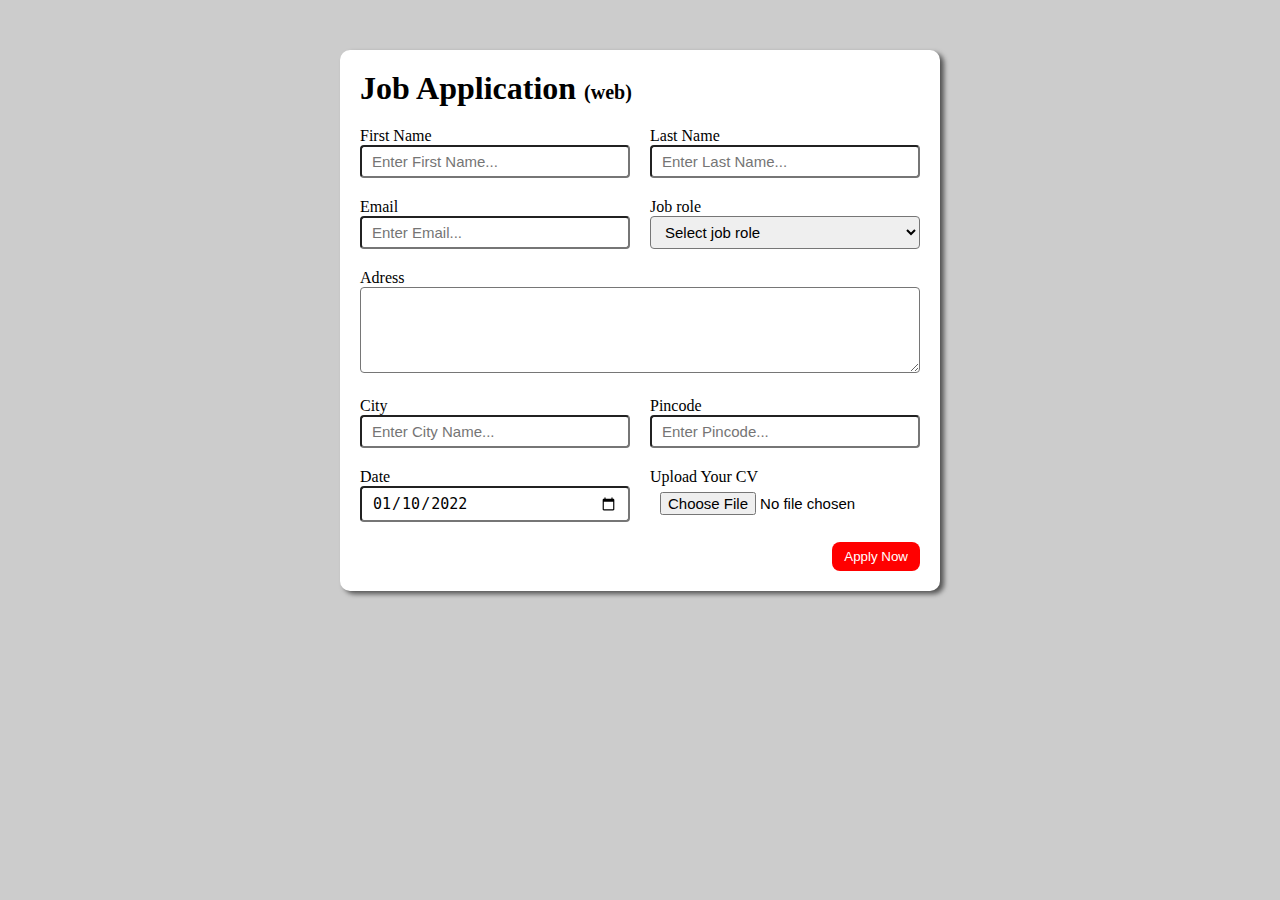
<file: Project 2 job application form/index.html>
<!DOCTYPE html>
<html lang="en">
<head>
    <meta charset="UTF-8">
    <meta http-equiv="X-UA-Compatible" content="IE=edge">
    <meta name="viewport" content="width=device-width, initial-scale=1.0">
    <title>Job application form</title>
</head>
<link rel="stylesheet" href="style.css">
<body>
    <div class="container">
        <div class="apply-box">
            <h1>Job Application 
                <span class="title_small">(web)</span>
            </h1>
            <form action="">
                <div class="form_container">
                    <div class="form_control">
                        <label for="first_name">
                            First Name
                        </label>
                        <input id="first_name"
                        name="first_name"
                        placeholder="Enter First Name..."/>
                    </div>
                    <div class="form_control">
                        <label for="last_name">
                            Last Name
                        </label>
                        <input id="last_name"
                        name="last_name"
                        placeholder="Enter Last Name..."/>
                    </div>
                    <div class="form_control">
                        <label for="email">
                            Email
                        </label>
                        <input id="email"
                        name="email"
                        placeholder="Enter Email..."/>
                    </div>
                    <div class="form_control">
                        <label for="job_role">
                            Job role
                        </label>
                        <select id="job_role" name="job_role">
                            <option value="">Select job role</option>
                            <option value="frontend">Frontend Developer</option>
                            <option value="backend">Backend Developer</option>
                            <option value="full_stack">Full Stack Developer</option>
                            <option value="ui_ux">UI UX Designer</option>
                        </select>
                    </div>
                        <div class="textarea_control">
                            <label for="adress">
                                Adress
                            </label>
                            <textarea 
                              name="adress" 
                              id="adress" 
                              cols="50" 
                              rows="4" 
                              placeholder="Enter Adress">
                            </textarea>
                        </div>
                            <div class="form_control">
                                <label for="city">
                                    City
                                </label>
                                <input id="city"
                                name="city"
                                placeholder="Enter City Name..."/>
                            </div>
                            <div class="form_control">
                                <label for="pincode">
                                    Pincode
                                </label>
                                <input type="number" id="pincode"
                                name="pincode"
                                placeholder="Enter Pincode..."/>
                            </div>
                            <div class="form_control">
                                <label for="date">
                                    Date
                                </label>
                                <input value="2022-01-10" type="date" id="date"
                                name="date"/>
                            </div>
                            <div class="form_control">
                                <label for="upload">
                                    Upload Your CV
                                </label>
                                <input type="file" id="upload"
                                name="upload"/>
                            </div>
                </div>
                <div class="button_container">
                    <button type="submit">Apply Now</button>
                </div>
            </form>
        </div>
    </div>
</body>
</html>
</file>
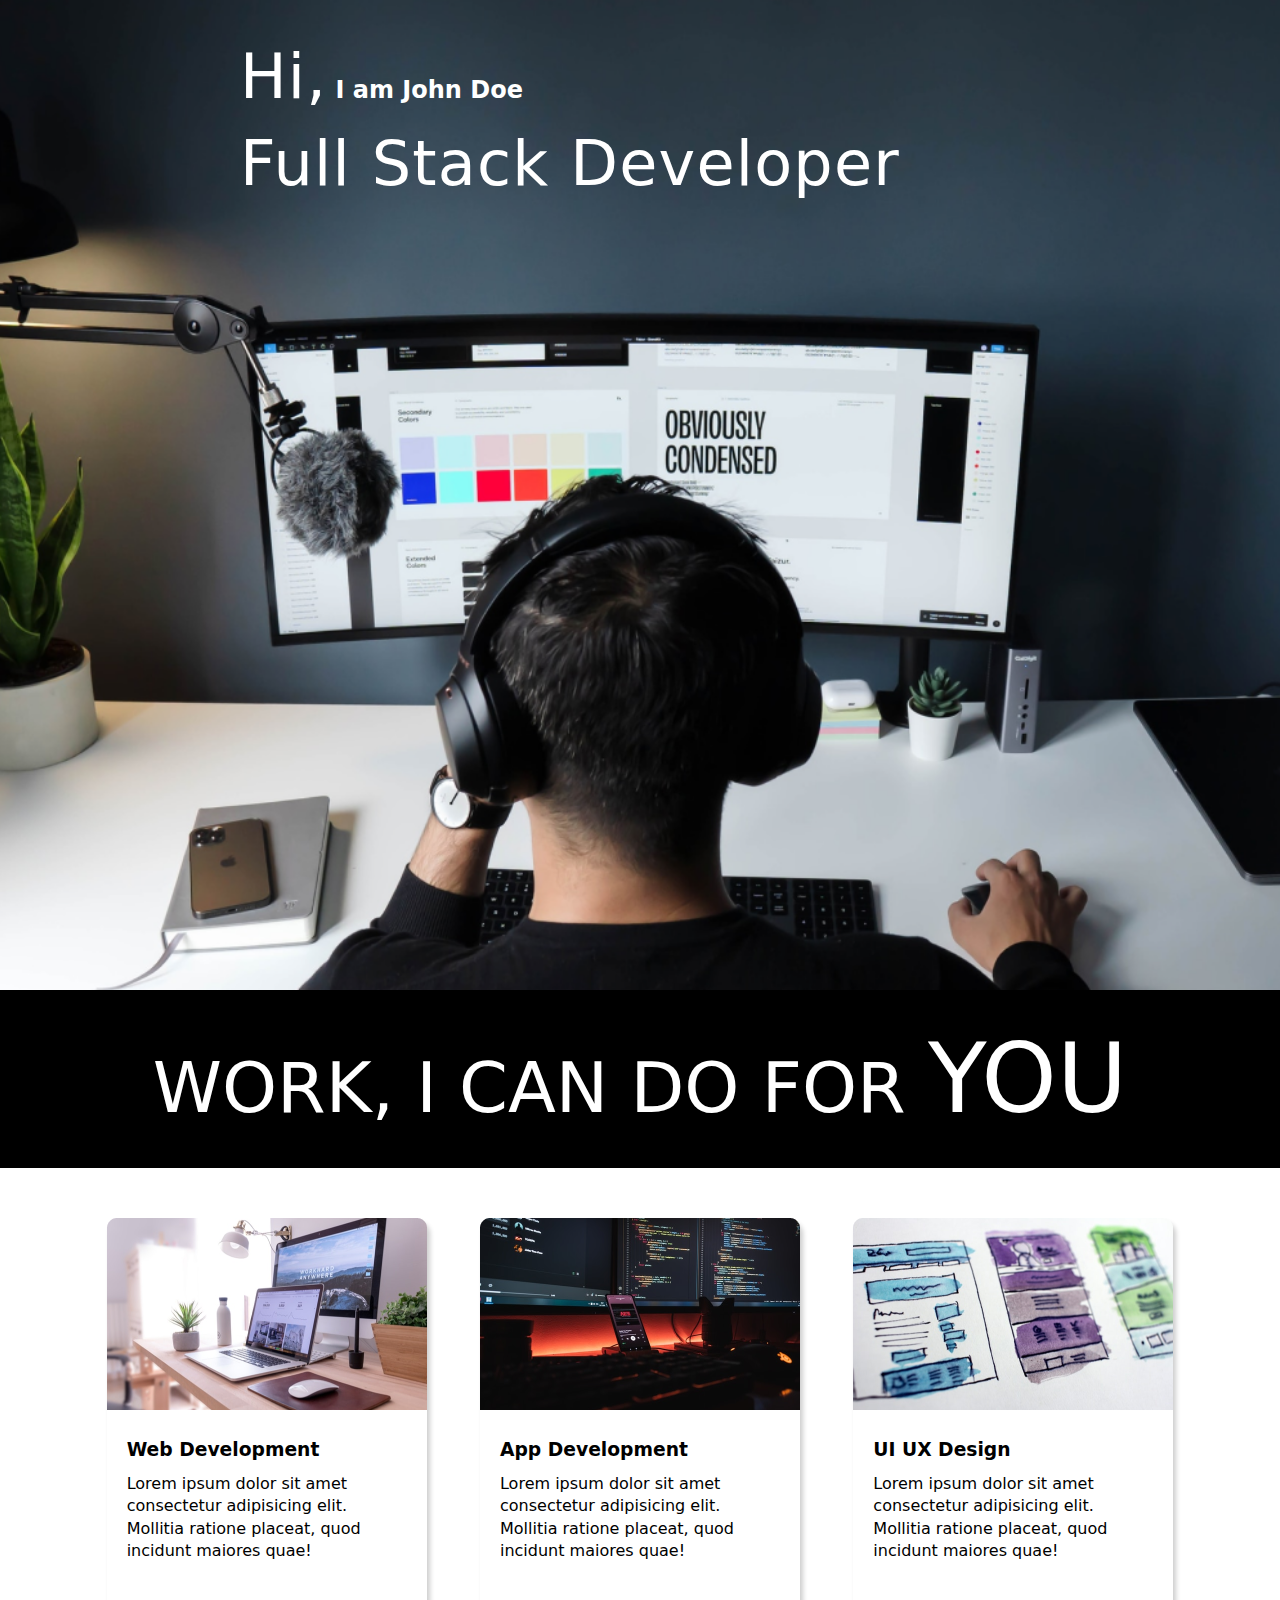
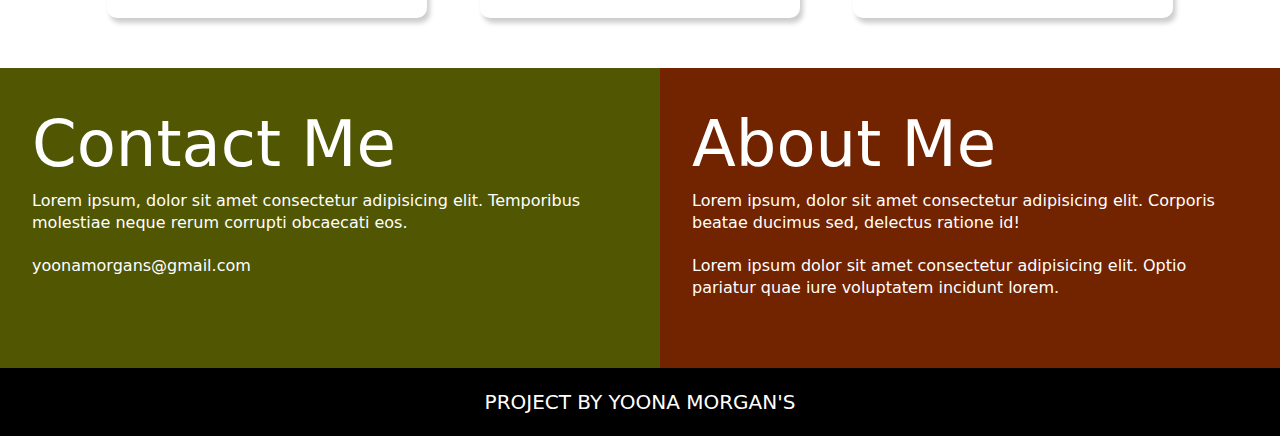
<file: Project 4 developer page/index.html>
<!DOCTYPE html>
<html lang="en">
<head>
    <meta charset="UTF-8">
    <meta http-equiv="X-UA-Compatible" content="IE=edge">
    <meta name="viewport" content="width=device-width, initial-scale=1.0">
    <title>Developer Page</title>
    <link rel="stylesheet" href="style.css">
</head>
<body>
    <section class="hero-section">
        <div class="text-container">
            <h2> <span class="lg-text">Hi,</span> I am John Doe</h2>
            <h2 class="lg-text">Full Stack Developer</h2>
        </div> 
    </section>
    <section class="black_box">
        <h2>WORK, I CAN DO FOR <span>YOU</span></h2>
    </section>
    <section class="work">
        <div class="grid-item">
            <div class="card">
                <div class="image-container">
                    <img src="web.png" alt="Web Development">
                </div>
                <div class="card-content">
                    <h3>Web Development</h3>
                    <p>Lorem ipsum dolor sit amet consectetur adipisicing elit. Mollitia ratione placeat, quod incidunt maiores quae!</p>
                </div>
    
            </div>
        </div>
        <div class="grid-item">
            <div class="card">
                <div class="image-container">
                    <img src="mobile.png" alt="App Development">
                </div>
                <div class="card-content">
                    <h3>App Development</h3>
                    <p>Lorem ipsum dolor sit amet consectetur adipisicing elit. Mollitia ratione placeat, quod incidunt maiores quae!</p>
                </div>
    
            </div>
        </div>
        <div class="grid-item">
            <div class="card">
                <div class="image-container">
                    <img src="uiux.png" alt="UI UX Design">
                </div>
                <div class="card-content">
                    <h3>UI UX Design</h3>
                    <p>Lorem ipsum dolor sit amet consectetur adipisicing elit. Mollitia ratione placeat, quod incidunt maiores quae!</p>
                </div>
    
            </div>
        </div>
    </section>
    <section class="bottom_section">
        <div class="contact">
            <h2>Contact Me</h2>
            <p>Lorem ipsum, dolor sit amet consectetur adipisicing elit. Temporibus molestiae neque rerum corrupti obcaecati eos.</p>
            <p>yoonamorgans@gmail.com</p>
        </div>
        <div class="about">
            <h2>About Me</h2>
            <p>Lorem ipsum, dolor sit amet consectetur adipisicing elit. Corporis beatae ducimus sed, delectus ratione id!</p>
            <p>Lorem ipsum dolor sit amet consectetur adipisicing elit. Optio pariatur quae iure voluptatem incidunt lorem.</p>
        </div>
    </section>
    <footer>
        Project by Yoona Morgan's
    </footer>
</body>
</html>
</file>
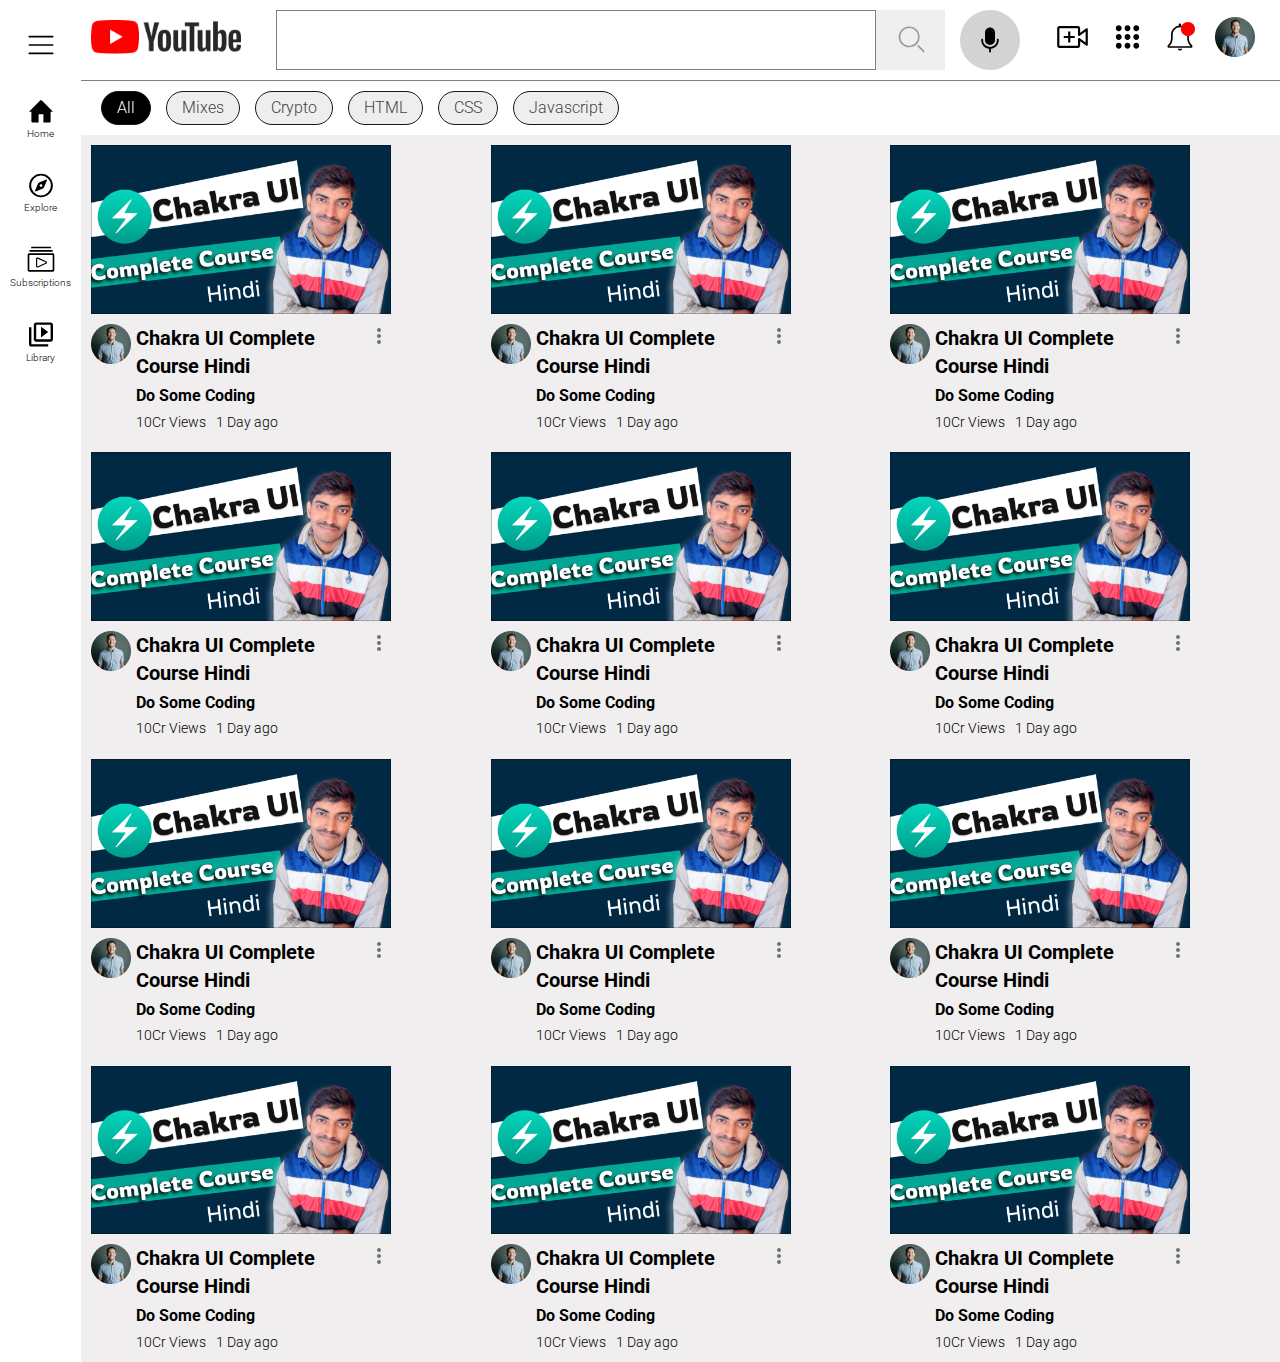
<file: Project 7 Youtube clone/index.html>
<!DOCTYPE html>
<html lang="en">
<head>
    <meta charset="UTF-8">
    <meta http-equiv="X-UA-Compatible" content="IE=edge">
    <meta name="viewport" content="width=device-width, initial-scale=1.0">
    <title>Youtube Clone</title>
    <link rel="stylesheet" href="style.css">
</head>
<body>
    <div class="container">
        <aside>
            <div class="bars">
                <img src="icons/bars.svg" alt="bars">
            </div>
            <div class="side-icons">
                <i>
                    <img src="icons/home.svg" alt="home">
                </i>
                <p>Home</p>
            </div>
            <div class="side-icons">
                <i>
                    <img src="icons/compass.svg" alt="Explore">
                </i>
                <p>Explore</p>
            </div>
            <div class="side-icons">
                <i>
                    <img src="icons/video-gallary.svg" alt="Subscriptions">
                </i>
                <p>Subscriptions</p>
            </div>
            <div class="side-icons">
                <i>
                    <img src="icons/video-library.svg" alt="Library">
                </i>
                <p>Library</p>
            </div>
        </aside>
        <div class="main-container">
            <header>
                <nav>
                    <div class="logo">
                        <img src="images/youtube-logo.png" alt="Youtube logo">
                    </div>
                    <div class="center-nav">
                        <div class="search">
                            <input type="text">
                            <button>
                                <img src="icons/search.svg" alt="search">
                            </button>
                        </div>
                        <div class="mic">
                            <img src="icons/mic.svg" alt="mic">
                        </div>
                    </div>
                    <div class="side-nav">
                        <i>
                            <img src="icons/video-add.svg" alt="video">
                        </i>
                        <i>
                            <img class="dot-grid" src="icons/dot-grid.svg" alt="grid">
                        </i>
                        <i>
                            <img src="icons/bell.svg" alt="bell">
                        </i>
                        <i>
                            <img class="avatar" src="images/avatar.png" alt="avatar">
                        </i>
                    </div>
                </nav>
                <div class="tags">
                    <div class="tag dark">All</div>
                    <div class="tag light">Mixes</div>
                    <div class="tag light">Crypto</div>
                    <div class="tag light">HTML</div>
                    <div class="tag light">CSS</div>
                    <div class="tag light">Javascript</div>
                </div>
                
            </header>
            <main>
                <div class="card-container">
                    <div class="card">
                        <img src="images/thumbnail.png" alt="thumbnail">
                        <div class="avatar-content">
                            <div class="avatar">
                                <img src="images/avatar.png" alt="avatar">
                            </div>
                            <div class="content">
                                <h3>Chakra UI Complete Course Hindi</h3>
                                <p class="channel-name">Do Some Coding</p>
                                <div class="content-status">
                                    <p>10Cr Views</p>
                                    <p>1 Day ago</p>
                                </div>
                            </div>
                            <div class="dots">
                                <img src="icons/dots.svg" alt="dots">
                            </div>
                        </div>
                    </div>
                    <div class="card">
                        <img src="images/thumbnail.png" alt="thumbnail">
                        <div class="avatar-content">
                            <div class="avatar">
                                <img src="images/avatar.png" alt="avatar">
                            </div>
                            <div class="content">
                                <h3>Chakra UI Complete Course Hindi</h3>
                                <p class="channel-name">Do Some Coding</p>
                                <div class="content-status">
                                    <p>10Cr Views</p>
                                    <p>1 Day ago</p>
                                </div>
                            </div>
                            <div class="dots">
                                <img src="icons/dots.svg" alt="dots">
                            </div>
                        </div>
                    </div>
                    <div class="card">
                        <img src="images/thumbnail.png" alt="thumbnail">
                        <div class="avatar-content">
                            <div class="avatar">
                                <img src="images/avatar.png" alt="avatar">
                            </div>
                            <div class="content">
                                <h3>Chakra UI Complete Course Hindi</h3>
                                <p class="channel-name">Do Some Coding</p>
                                <div class="content-status">
                                    <p>10Cr Views</p>
                                    <p>1 Day ago</p>
                                </div>
                            </div>
                            <div class="dots">
                                <img src="icons/dots.svg" alt="dots">
                            </div>
                        </div>
                    </div>
                    <div class="card">
                        <img src="images/thumbnail.png" alt="thumbnail">
                        <div class="avatar-content">
                            <div class="avatar">
                                <img src="images/avatar.png" alt="avatar">
                            </div>
                            <div class="content">
                                <h3>Chakra UI Complete Course Hindi</h3>
                                <p class="channel-name">Do Some Coding</p>
                                <div class="content-status">
                                    <p>10Cr Views</p>
                                    <p>1 Day ago</p>
                                </div>
                            </div>
                            <div class="dots">
                                <img src="icons/dots.svg" alt="dots">
                            </div>
                        </div>
                    </div>
                    <div class="card">
                        <img src="images/thumbnail.png" alt="thumbnail">
                        <div class="avatar-content">
                            <div class="avatar">
                                <img src="images/avatar.png" alt="avatar">
                            </div>
                            <div class="content">
                                <h3>Chakra UI Complete Course Hindi</h3>
                                <p class="channel-name">Do Some Coding</p>
                                <div class="content-status">
                                    <p>10Cr Views</p>
                                    <p>1 Day ago</p>
                                </div>
                            </div>
                            <div class="dots">
                                <img src="icons/dots.svg" alt="dots">
                            </div>
                        </div>
                    </div>
                    <div class="card">
                        <img src="images/thumbnail.png" alt="thumbnail">
                        <div class="avatar-content">
                            <div class="avatar">
                                <img src="images/avatar.png" alt="avatar">
                            </div>
                            <div class="content">
                                <h3>Chakra UI Complete Course Hindi</h3>
                                <p class="channel-name">Do Some Coding</p>
                                <div class="content-status">
                                    <p>10Cr Views</p>
                                    <p>1 Day ago</p>
                                </div>
                            </div>
                            <div class="dots">
                                <img src="icons/dots.svg" alt="dots">
                            </div>
                        </div>
                    </div>
                    <div class="card">
                        <img src="images/thumbnail.png" alt="thumbnail">
                        <div class="avatar-content">
                            <div class="avatar">
                                <img src="images/avatar.png" alt="avatar">
                            </div>
                            <div class="content">
                                <h3>Chakra UI Complete Course Hindi</h3>
                                <p class="channel-name">Do Some Coding</p>
                                <div class="content-status">
                                    <p>10Cr Views</p>
                                    <p>1 Day ago</p>
                                </div>
                            </div>
                            <div class="dots">
                                <img src="icons/dots.svg" alt="dots">
                            </div>
                        </div>
                    </div>
                    <div class="card">
                        <img src="images/thumbnail.png" alt="thumbnail">
                        <div class="avatar-content">
                            <div class="avatar">
                                <img src="images/avatar.png" alt="avatar">
                            </div>
                            <div class="content">
                                <h3>Chakra UI Complete Course Hindi</h3>
                                <p class="channel-name">Do Some Coding</p>
                                <div class="content-status">
                                    <p>10Cr Views</p>
                                    <p>1 Day ago</p>
                                </div>
                            </div>
                            <div class="dots">
                                <img src="icons/dots.svg" alt="dots">
                            </div>
                        </div>
                    </div>
                    <div class="card">
                        <img src="images/thumbnail.png" alt="thumbnail">
                        <div class="avatar-content">
                            <div class="avatar">
                                <img src="images/avatar.png" alt="avatar">
                            </div>
                            <div class="content">
                                <h3>Chakra UI Complete Course Hindi</h3>
                                <p class="channel-name">Do Some Coding</p>
                                <div class="content-status">
                                    <p>10Cr Views</p>
                                    <p>1 Day ago</p>
                                </div>
                            </div>
                            <div class="dots">
                                <img src="icons/dots.svg" alt="dots">
                            </div>
                        </div>
                    </div>
                    <div class="card">
                        <img src="images/thumbnail.png" alt="thumbnail">
                        <div class="avatar-content">
                            <div class="avatar">
                                <img src="images/avatar.png" alt="avatar">
                            </div>
                            <div class="content">
                                <h3>Chakra UI Complete Course Hindi</h3>
                                <p class="channel-name">Do Some Coding</p>
                                <div class="content-status">
                                    <p>10Cr Views</p>
                                    <p>1 Day ago</p>
                                </div>
                            </div>
                            <div class="dots">
                                <img src="icons/dots.svg" alt="dots">
                            </div>
                        </div>
                    </div>
                    <div class="card">
                        <img src="images/thumbnail.png" alt="thumbnail">
                        <div class="avatar-content">
                            <div class="avatar">
                                <img src="images/avatar.png" alt="avatar">
                            </div>
                            <div class="content">
                                <h3>Chakra UI Complete Course Hindi</h3>
                                <p class="channel-name">Do Some Coding</p>
                                <div class="content-status">
                                    <p>10Cr Views</p>
                                    <p>1 Day ago</p>
                                </div>
                            </div>
                            <div class="dots">
                                <img src="icons/dots.svg" alt="dots">
                            </div>
                        </div>
                    </div>
                    <div class="card">
                        <img src="images/thumbnail.png" alt="thumbnail">
                        <div class="avatar-content">
                            <div class="avatar">
                                <img src="images/avatar.png" alt="avatar">
                            </div>
                            <div class="content">
                                <h3>Chakra UI Complete Course Hindi</h3>
                                <p class="channel-name">Do Some Coding</p>
                                <div class="content-status">
                                    <p>10Cr Views</p>
                                    <p>1 Day ago</p>
                                </div>
                            </div>
                            <div class="dots">
                                <img src="icons/dots.svg" alt="dots">
                            </div>
                        </div>
                    </div>                    
                </div>
            </main>
        </div>
    </div>
</body>
</html>
</file>
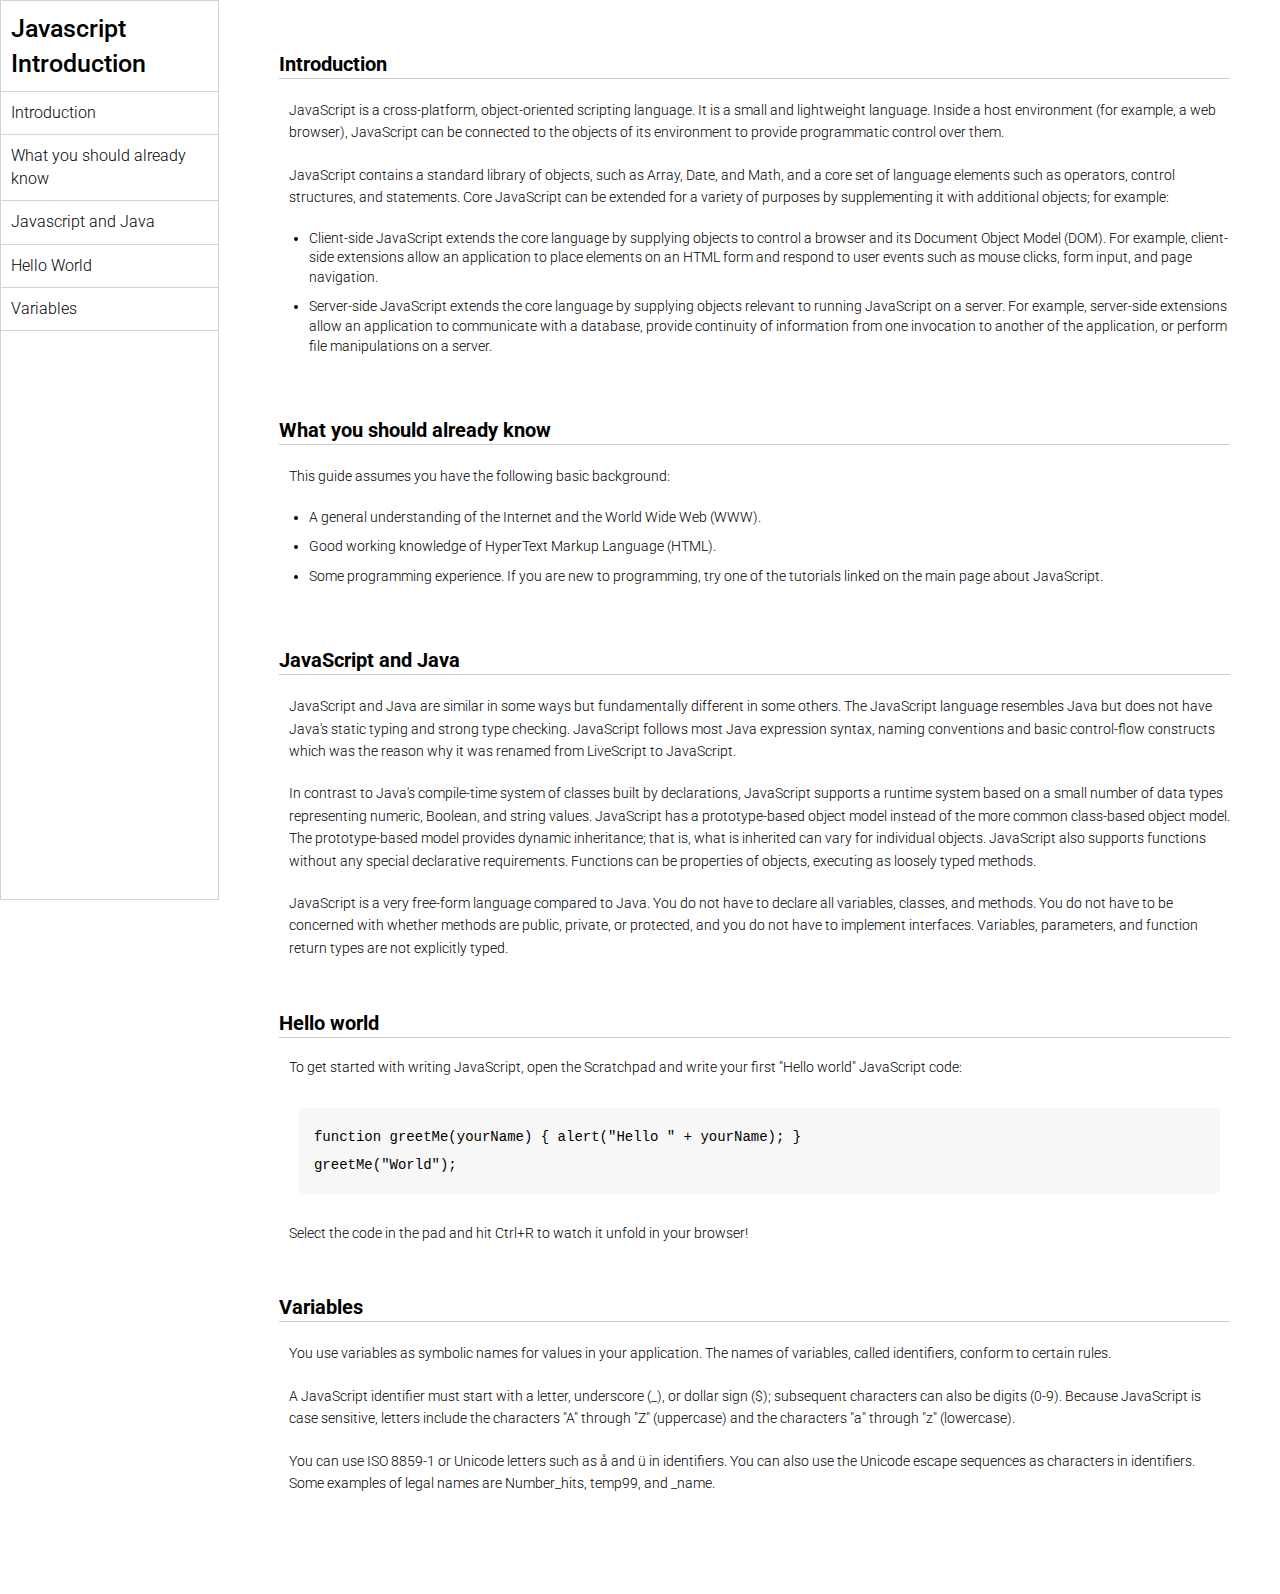
<file: Project 8 Javascript documentation website/index.html>
<!DOCTYPE html>
<html lang="en">
<head>
    <meta charset="UTF-8">
    <meta http-equiv="X-UA-Compatible" content="IE=edge">
    <meta name="viewport" content="width=device-width, initial-scale=1.0">
    <title>Javascript Documentationt</title>
    <link rel="stylesheet" href="style.css">
</head>
<body>
    <header>
        <nav>
            <h1>Javascript Introduction</h1>
            <ul>
                <a href="#Introduction">
                    <li>Introduction</li>
                </a>
                <a href="#What_you_should_already_know">
                    <li>What you should already know</li>
                </a>
                <a href="#Javascript_and_Java">
                    <li>Javascript and Java</li>
                </a>
                <a href="#Hello_World">
                    <li>Hello World</li>
                </a>
                <a href="#Variables">
                    <li>Variables</li>
                </a>
            </ul>
        </nav>
    </header>
    <main>
        <section id="Introduction">
            <h2>Introduction</h2>
            <article>
                <p>JavaScript is a cross-platform, object-oriented scripting language.
                    It is a small and lightweight language. Inside a host environment
                    (for example, a web browser), JavaScript can be connected to the
                    objects of its environment to provide programmatic control over
                    them.
                </p>
                <p>JavaScript contains a standard library of objects, such as Array,
                        Date, and Math, and a core set of language elements such as
                        operators, control structures, and statements. Core JavaScript can
                        be extended for a variety of purposes by supplementing it with
                        additional objects; for example:
                </p>
                <ul>
                    <li>
                      Client-side JavaScript extends the core language by supplying
                      objects to control a browser and its Document Object Model (DOM).
                      For example, client-side extensions allow an application to place
                      elements on an HTML form and respond to user events such as mouse
                      clicks, form input, and page navigation.
                    </li>
                    <li>
                      Server-side JavaScript extends the core language by supplying
                      objects relevant to running JavaScript on a server. For example,
                      server-side extensions allow an application to communicate with a
                      database, provide continuity of information from one invocation to
                      another of the application, or perform file manipulations on a
                      server.
                    </li>
                  </ul>
            </article>
        </section>
        <section id="What_you_should_already_know">
            <h2>What you should already know</h2>
            <article>
              <p>This guide assumes you have the following basic background:</p>
    
              <ul>
                <li>
                  A general understanding of the Internet and the World Wide Web
                  (WWW).
                </li>
                <li>Good working knowledge of HyperText Markup Language (HTML).</li>
                <li>
                  Some programming experience. If you are new to programming, try
                  one of the tutorials linked on the main page about JavaScript.
                </li>
              </ul>
            </article>
          </section>
          <section id="JavaScript_and_Java">
            <h2>JavaScript and Java</h2>
            <article>
              <p>
                JavaScript and Java are similar in some ways but fundamentally
                different in some others. The JavaScript language resembles Java but
                does not have Java's static typing and strong type checking.
                JavaScript follows most Java expression syntax, naming conventions
                and basic control-flow constructs which was the reason why it was
                renamed from LiveScript to JavaScript.
              </p>
    
              <p>
                In contrast to Java's compile-time system of classes built by
                declarations, JavaScript supports a runtime system based on a small
                number of data types representing numeric, Boolean, and string
                values. JavaScript has a prototype-based object model instead of the
                more common class-based object model. The prototype-based model
                provides dynamic inheritance; that is, what is inherited can vary
                for individual objects. JavaScript also supports functions without
                any special declarative requirements. Functions can be properties of
                objects, executing as loosely typed methods.
              </p>
              <p>
                JavaScript is a very free-form language compared to Java. You do not
                have to declare all variables, classes, and methods. You do not have
                to be concerned with whether methods are public, private, or
                protected, and you do not have to implement interfaces. Variables,
                parameters, and function return types are not explicitly typed.
              </p>
            </article>
          </section>
          <section id="Hello_world">
            <h2>Hello world</h2>
            <article>
              To get started with writing JavaScript, open the Scratchpad and write
              your first "Hello world" JavaScript code:
              <code
                >function greetMe(yourName) { alert("Hello " + yourName); }
                greetMe("World");
              </code>
    
              Select the code in the pad and hit Ctrl+R to watch it unfold in your
              browser!
            </article>
          </section>
          <section id="Variables">
            <h2>Variables</h2>
            <article>
              <p>
                You use variables as symbolic names for values in your application.
                The names of variables, called identifiers, conform to certain
                rules.
              </p>
              <p>
                A JavaScript identifier must start with a letter, underscore (_), or
                dollar sign ($); subsequent characters can also be digits (0-9).
                Because JavaScript is case sensitive, letters include the characters
                "A" through "Z" (uppercase) and the characters "a" through "z"
                (lowercase).
              </p>
              <p>
                You can use ISO 8859-1 or Unicode letters such as å and ü in
                identifiers. You can also use the Unicode escape sequences as
                characters in identifiers. Some examples of legal names are
                Number_hits, temp99, and _name.
              </p>
            </article>
          </section>
    </main>
</body>
</html>
</file>
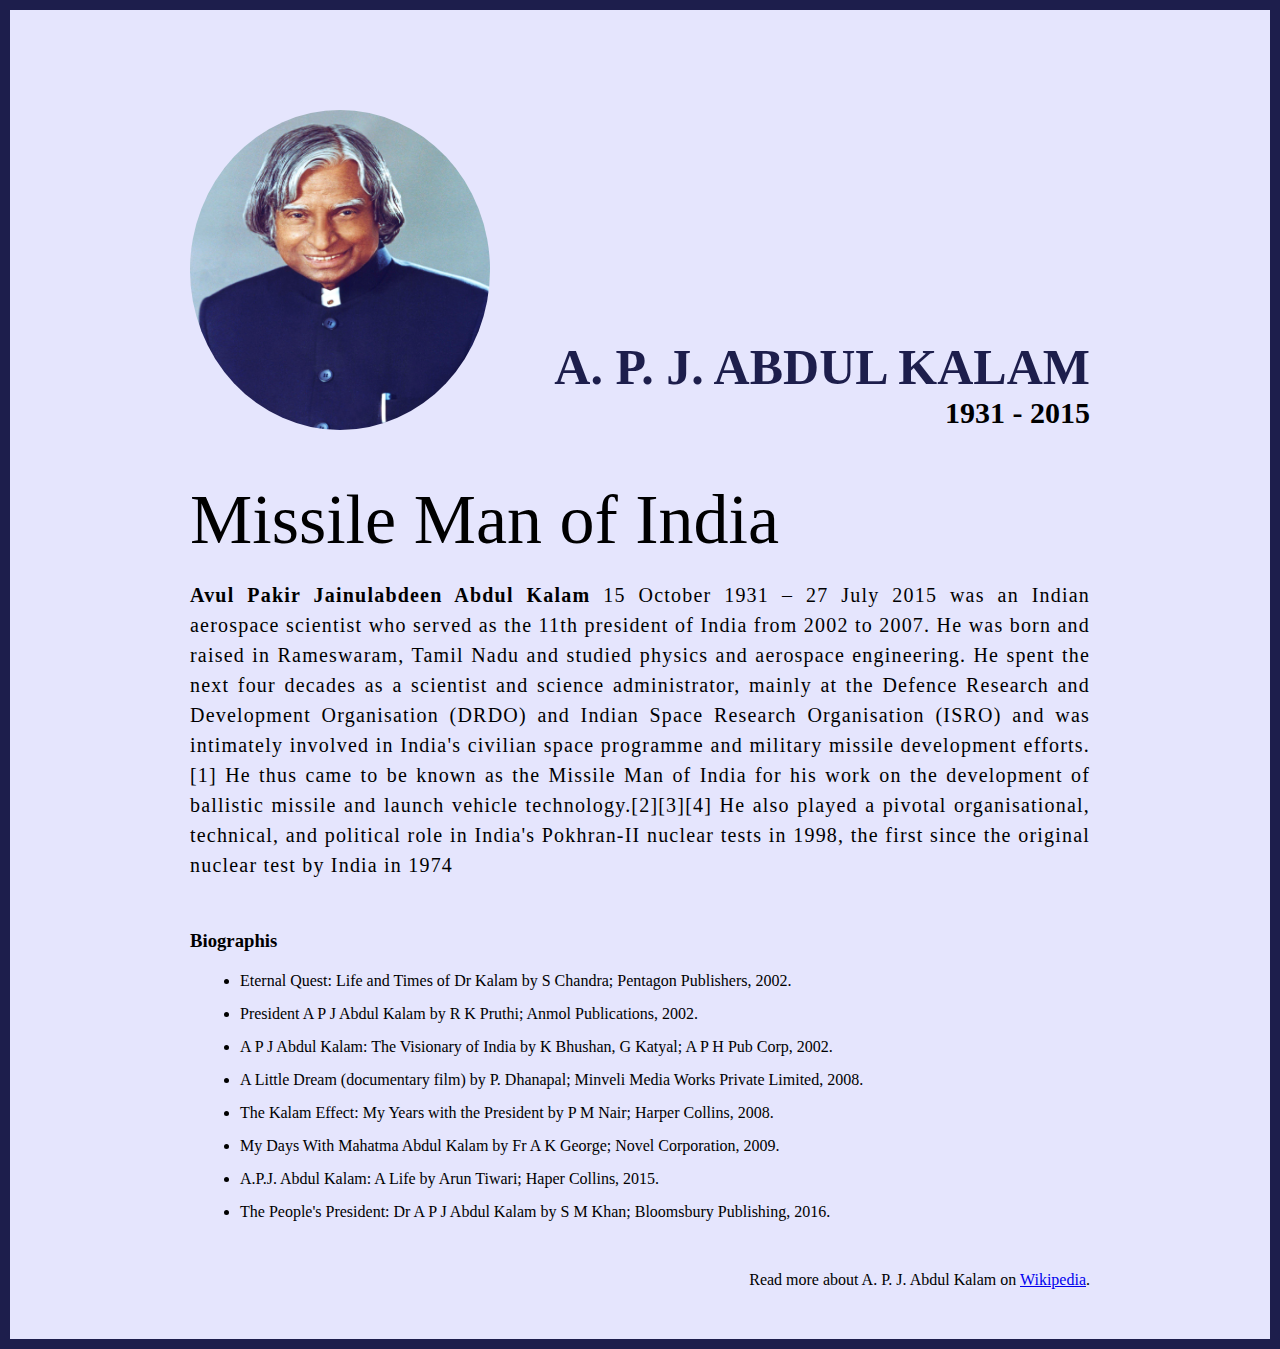
<file: Project 1 Tribute website/project 1/index.html>
<!DOCTYPE html>
<html lang="en">
<head>
    <meta charset="UTF-8">
    <meta http-equiv="X-UA-Compatible" content="IE=edge">
    <meta name="viewport" content="width=device-width, initial-scale=1.0">
    <title>The Tribute website | A.P.J. Abdul Kalam</title>
    <link rel="stylesheet" href="style.css">
</head>
<body>
    <div class="container">
       <div class="content">
        <section class="top-section">
            <div class="image-container">
                <img src="apj.jpg" alt="">
            </div>
            <div>
                <h1>A. P. J. Abdul Kalam</h1>
                <h4>1931 - 2015</h4>
            </div>
        </section>
        <section class="about-section">
            <h1>Missile Man of India</h1>
            <p><b>Avul Pakir Jainulabdeen Abdul Kalam</b> 15 October 1931 – 27 July 2015 was an Indian aerospace scientist who served as the 11th president of India from 2002 to 2007. He was born and raised in Rameswaram, Tamil Nadu and studied physics and aerospace engineering. He spent the next four decades as a scientist and science administrator, mainly at the Defence Research and Development Organisation (DRDO) and Indian Space Research Organisation (ISRO) and was intimately involved in India's civilian space programme and military missile development efforts.[1] He thus came to be known as the Missile Man of India for his work on the development of ballistic missile and launch vehicle technology.[2][3][4] He also played a pivotal organisational, technical, and political role in India's Pokhran-II nuclear tests in 1998, the first since the original nuclear test by India in 1974</p>
        </section>
        <section class="biography-section">
            <h3>Biographis</h3>
            <ul>
                <li>Eternal Quest: Life and Times of Dr Kalam by S Chandra; Pentagon Publishers, 2002.</li>
                <li>President A P J Abdul Kalam by R K Pruthi; Anmol Publications, 2002.</li>
                <li>A P J Abdul Kalam: The Visionary of India by K Bhushan, G Katyal; A P H Pub Corp, 2002.</li>
                <li>A Little Dream (documentary film) by P. Dhanapal; Minveli Media Works Private Limited, 2008.</li>
                <li>The Kalam Effect: My Years with the President by P M Nair; Harper Collins, 2008.</li>
                <li>My Days With Mahatma Abdul Kalam by Fr A K George; Novel Corporation, 2009.</li>
                <li>A.P.J. Abdul Kalam: A Life by Arun Tiwari; Haper Collins, 2015.</li>
                <li>The People's President: Dr A P J Abdul Kalam by S M Khan; Bloomsbury Publishing, 2016.</li>
            </ul>
        </section>
        <footer>
           <p> Read more about A. P. J. Abdul Kalam on <a href="https://en.wikipedia.org/wiki/A._P._J._Abdul_Kalam">Wikipedia</a>.</p>
        </footer>
       </div>
    </div>
</body>
</html>
</file>
<file: Project 2 job application form/style.css>
*{
    margin: 0;
    padding: 0;
    box-sizing: border-box;
}
body{
    background-color: #ccc;
}
.container{
    max-width: 900px;
    margin: 0 auto;
}
.apply-box{
    max-width: 600px;
    padding: 20px;
    background-color: white;
    margin: 0 auto;
    margin-top: 50px;
    box-shadow: 4px 3px 5px rgba(4, 4, 4, 0.6);
    border-radius: 10px;
}
.title_small{
    font-size: 20px;
}
.form_container{
    margin-top: 20px;
    display: grid;
    grid-template-columns: repeat(auto-fit, minmax(200px, 1fr));
    gap: 20px;
}
.form_control{
    display: flex;
    flex-direction: column;
}
lable{
    font-size: 15px;
    margin-bottom: 5px;
}
input,select,textarea{
    padding: 6px 10px;
    border: 1px soild #ccc;
    border-radius: 4px;
    font-size: 15px;
}
input:focus{
    outline-color: rgb(225, 118, 118);
}
.button_container{
    display: flex;
    justify-content: flex-end;
    margin-top: 20px;
}
button{
    background-color: red;
    border: transparent solid 2px;
    padding: 5px 10px;
    color: white;
    border-radius: 8px;
    transition: 0.3s ease-in;
}
button:hover{
    background-color: white;
    border: 2px solid rgb(61, 37, 37);
    color:black;
    transition: 0.3s ease-in;
    cursor: pointer;
}
.textarea_control{
    grid-column: 1 / span 2;
}
.textarea_control textarea{
    width: 100%;
}
@media (max-width:460px){
    .textarea_control{
        grid-column: 1 / span 1;
    }
};
</file>
<file: Project 4 developer page/style.css>
*{
    margin: 0;
    padding: 0;
    box-sizing: border-box;
}
html,
body{
    line-height: 1.4;
    font-size: 300;
    font-family: system-ui, -apple-system, BlinkMacSystemFont, 'Segoe UI', Roboto, Oxygen, Ubuntu, Cantarell, 'Open Sans', 'Helvetica Neue', sans-serif;
}
.hero-section{
    background-image: url(developer.png);
    min-height: 110vh;
    background-position: center;
    background-size: cover;
    background-repeat: no-repeat;
}
.text-container{
    color: white;
    max-width: 900px;
    margin: 0 auto;
    padding-top: 34px;
    padding-left: 50px;
}
.lg-text{
    font-size: 62px;
    font-weight: 400;
    letter-spacing: 1.2px;
}
.black_box{
    background-color: black;
    padding: 22px;
}
.black_box h2 {
    font-size: 70px;
    font-weight: 300;
    color: white;
    text-align: center;
}
.black_box h2 span{
    font-size: 96px;
    font-weight: 400;
}
.work{
    display: grid;
    gap: 20px;
    grid-template-columns: repeat(auto-fit, minmax(320px, 1fr));
    margin: 50px auto;
    max-width: 1100px;
}
.grid-item{
    display: flex;
    justify-content: center;
    align-items: center;
}
.card{
    max-width: 320px;
    height: 400px;
    border-radius: 10px;
    box-shadow: 3px 5px 5px rgba(1,1,1,0.2);
    transition: 0.2s ease-in-out;
}
.card:hover{
    transform: scale(1.04);
    box-shadow: 3px 5px 5px rgba(1,1,1,0.3);
    transition: 0.2s ease-in-out;
}
.card-content{
    padding: 20px;
}
.card-content h3{
    margin-bottom: 10px;
}
.bottom_section{
    display: flex;
}
.contact{
    background-color: #515603;
}
.about{
    background-color: #722300;
}
.contact, 
.about{
    min-height: 300px;
    padding: 32px;
    color: white;
}
.contact h2, 
.about h2{
   font-size:64px ;
   font-weight: 300;
}
.contact p, 
.about p{
    margin-bottom: 20px;
}
footer{
    text-align: center;
    text-transform: uppercase;
    background-color: black;
    padding: 20px;
    color: white;
    font-size: 20px;
}
@media (max-width:786px){
    .hero-section{
        min-height: 50vh;
    }
    .text-container{
        padding: 10px 0;
        text-align: center;
    }
    .lg-text{
        font-size: 32px;
    }
    .black_box h2{
        font-size: 24px;
    }
    .black_box h2 span{
        font-size: 32px;
        font-weight: 400;
    }
    .bottom_section{
       flex-direction: column;
    }
    h1{
        font-size: 32px;
    }
    .contact, 
    .about{
        font-size: 32px;
}
}
</file>
<file: Project 7 Youtube clone/style.css>
@import url("https://fonts.googleapis.com/css2?family=Roboto:ital,wght@0,100;0,300;0,500;0,700;0,900;1,100;1,300;1,400;1,500;1,700;1,900&display=swap");

*{
    margin: 0;
    padding: 0;
    box-sizing: border-box;
}

html, body{
    line-height: 1.4;
    font-weight: 300;
    font-family: "Roboto", sans-serif;
}

nav{
    display: flex;
    justify-content: space-between;
    align-items: center;
    padding: 10px;
}
.logo img{
    width: 150px;
    height: auto;
}
.center-nav{
    display: flex;
}
.search{
    display: flex;
}
.search input{
    min-width: 600px;
    padding: 10px 20px;
    border: 0.5px solid gray;
}
.search button{
    padding: 10px 20px;
    border: none;
}
.mic{
    padding: 15px;
    background: lightgray;
    border-radius: 50%;
    margin-left: 15px;
    display: grid;
    place-items: center;
}
.mic img{
    width: 30px;
}
.side-nav{
    display: flex;
    justify-content: center;
    align-items: center;
    gap: 20px;
    margin-right: 15px;
}
.tags{
    display: flex;
    padding: 10px 20px;
    gap: 15px;
    border-top: 1px solid gray;
}
.tag{
    padding:5px 15px;
    border-radius: 20px;
    border: 1px solid rgb(22, 22, 22);
}
.dark{
    background-color: black;
    color: white;
}
.light{
    background-color: rgb(238, 238, 238);
    color: rgb(67, 67, 67);
}
.container{
    display: flex;
}
aside{
    padding: 10px;
    display: flex;
    flex-direction: column;
    align-items: center;
    gap: 30px;
}
.side-icons{
    display: flex;
    flex-direction: column;
    align-items: center;
    justify-content: center;
}
.side-icons img{
    width: 30px;
}
.side-icons p{
    font-size: 10px;
    margin-top: -5px;
}
.bars{
    margin-top: 20px;
}
.main-container{
    width: 100%;
}
main{
    min-height: 100vh;
    background: rgb(240,238,238);
}
.card-container{
    display: grid;
    grid-template-columns: repeat(auto-fit, minmax(320px, 1fr));
}
.card {
    padding: 10px;
    max-width: 320px;
    display: flex;
    flex-direction: column;
  }
  .avatar-content {
    padding-top: 10px;
    display: flex;
    gap: 5px;
  }
  .card h3 {
    font-size: 20px;
  }
  
  .content {
    display: flex;
    flex-direction: column;
    gap: 5px;
  }
  .channel-name {
    font-size: 16px;
    font-weight: bold;
  }
  .content-status {
    display: flex;
    font-size: 14px;
    gap: 10px;
  }

 @media (max-width : 786px){
    aside{
         display: none;
        position: absolute;
        bottom: 0; 
    }
    .search input, .mic, .dot-grid, .bars{
        display: none;
    }
    .search button{
        padding: 10px ;
        border: none;
        background: none;
        
    }
    .logo img{
        width: 100px;
        height: auto;
    }
    .avatar{
        margin-right: 80px;
    }
    .side-nav{
        display: flex;
        gap: 10px;
        margin-right: 5px;
    }
    .side-nav img{
        width: 30px;
    }
    .tags{
        display: flex;
        padding: 5px 10px;
        gap: 5px;
        border-top: 1px solid gray;
        font-size: 15px;
    }
    .tag{
        padding:5px 10px;
        border-radius: 10px;
        border: 1px solid rgb(22, 22, 22);
    }
   
    header{
        position: fixed;
        top: 0;
        background: white;
        margin-bottom: 32px;
        padding: 10px;
        z-index: 30;
    }
    main{
        margin-top: 150px;
    }
    main .avatar{
        display: none;
    }
    .avatar-content {
        padding-top: 10px;
        /* display: flex; */
        /* gap: 5px; */
      }
    .content {
        /* display: flex; */
        flex-direction: column;
        /* gap: 5px; */
      }
     
}
</file>
<file: Project 8 Javascript documentation website/style.css>
@import url("https://fonts.googleapis.com/css2?family=Roboto:ital,wght@0,100;0,300;0,500;0,700;0,900;1,100;1,300;1,400;1,500;1,700;1,900&display=swap");

* {
  margin: 0;
  padding: 0;
  box-sizing: border-box;
}
html,
body {
  font-family: "Roboto", sans-serif;
  font-weight: 300;
  line-height: 1.4;
  scroll-behavior: smooth;
}

a {
  text-decoration: none;
}

body {
  display: flex;
  gap: 10px;
}
header{
    border: 1px solid lightgray;
    height: 100vh;
}
nav h1{
    font-size: 25px;
    font-weight: 500;
    padding:10px;
    border-bottom: 1px solid lightgray;
}
 nav ul{
    list-style: none;
}
nav ul li{
    border-bottom: 1px solid lightgray;
    padding: 10px;
    color: black;
}
nav ul li:hover{
    background: lightgray;
    transition: 0.3s ease-in-out;
}
/* main section */

main{
    padding: 50px;
    max-width: 1200px;
}
section {
    margin-bottom: 50px;
    scroll-margin: 50px;
  }
  
  section article {
    max-width: 1200px;
    font-size: 14px;
  }
  section h2 {
    font-size: 20px;
    border-bottom: 1px solid #ccc;
    margin-bottom: 20px;
  }
  
  section article {
    margin-left: 10px;
    display: flex;
    flex-direction: column;
    gap: 20px;
  }
  
  section article ul {
    margin-left: 20px;
  }
  section article ul li {
    margin-bottom: 10px;
  }
  
  section article p {
    font-size: 14px;
    line-height: 1.6;
  }
  
  code {
    display: block;
    text-align: left;
    white-space: pre-line;
    line-height: 2;
    background-color: #f7f7f7;
    padding: 15px;
    margin: 10px;
    border-radius: 5px;
  }
</file>
<file: Project 1 Tribute website/project 1/style.css>
*{
    margin: 0;
    padding: 0;
    box-sizing: border-box;
}

.container{
    background-color: #E5E5FD;
    min-height: 100vh;
    border: 10px solid #1D1E4C;
}
.content{
    max-width: 900px;
    margin: 0 auto;
}
.top-section{
    margin-top: 100px;
    display: flex;
    justify-content: space-between;
    align-items: flex-end;
}
.top-section h1{
    font-size: 50px;
    font-weight: bold;
    color: #1d1e4c;
    text-transform: uppercase;
}
.top-section h4{
    font-size: 30px;
    text-align: end;
}
.image-container{
    border-radius: 50%;
    overflow: hidden;
}
.image-container, img{
    width: 300px;
    height: 320px;
}
.about-section{
    margin-top: 50px;
}
.about-section h1{
    font-size: 70px;
    font-weight: 400;
    margin-bottom: 20px;
}
.about-section p{
    font-size: 20px;
    line-height: 30px;
    letter-spacing: 1.2px;
    text-align: justify;
}
.biography-section{
   margin: 50px 0;
}
.biography-section h3{
    margin-bottom: 20px;
}
.biography-section ul{
    margin-left: 50px;
}
.biography-section li{
    margin-bottom: 15px;
}
footer{
    margin: 50px 0;
}
footer p{
    text-align: end;
}
</file>
